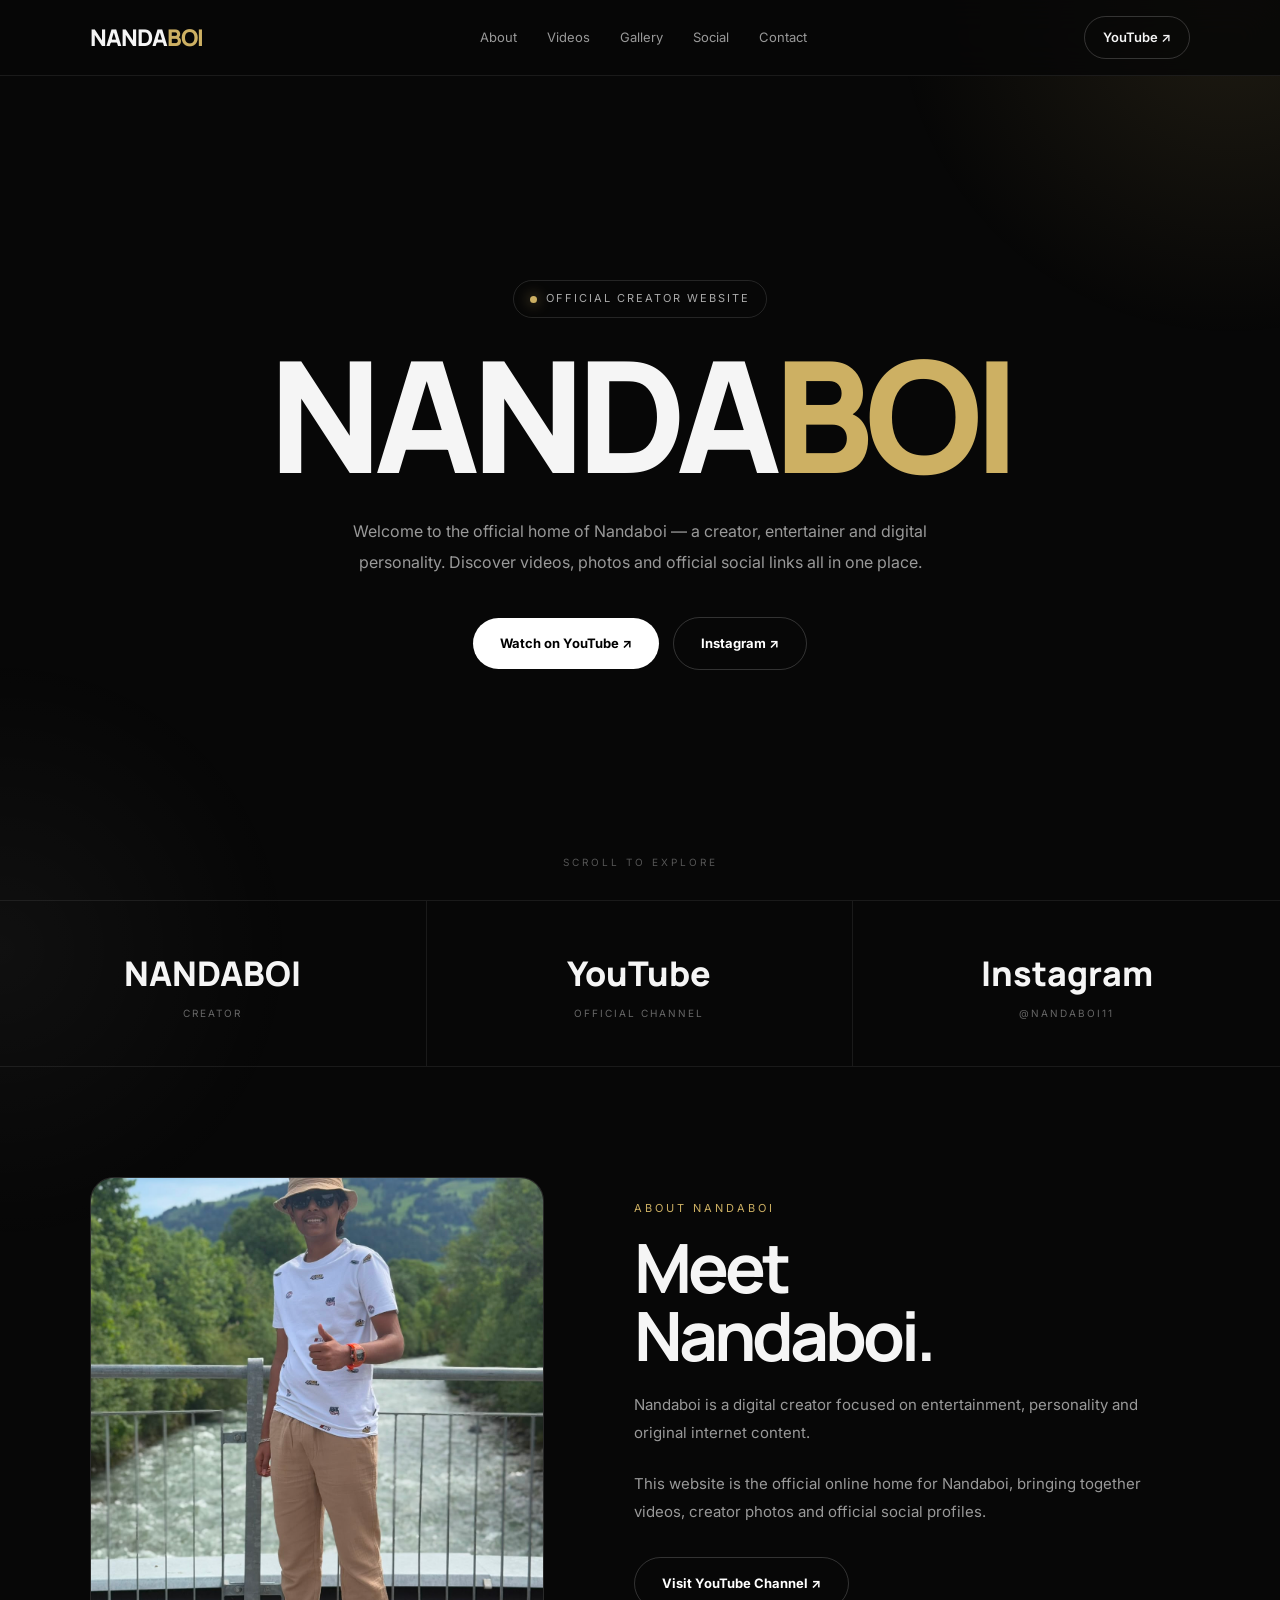
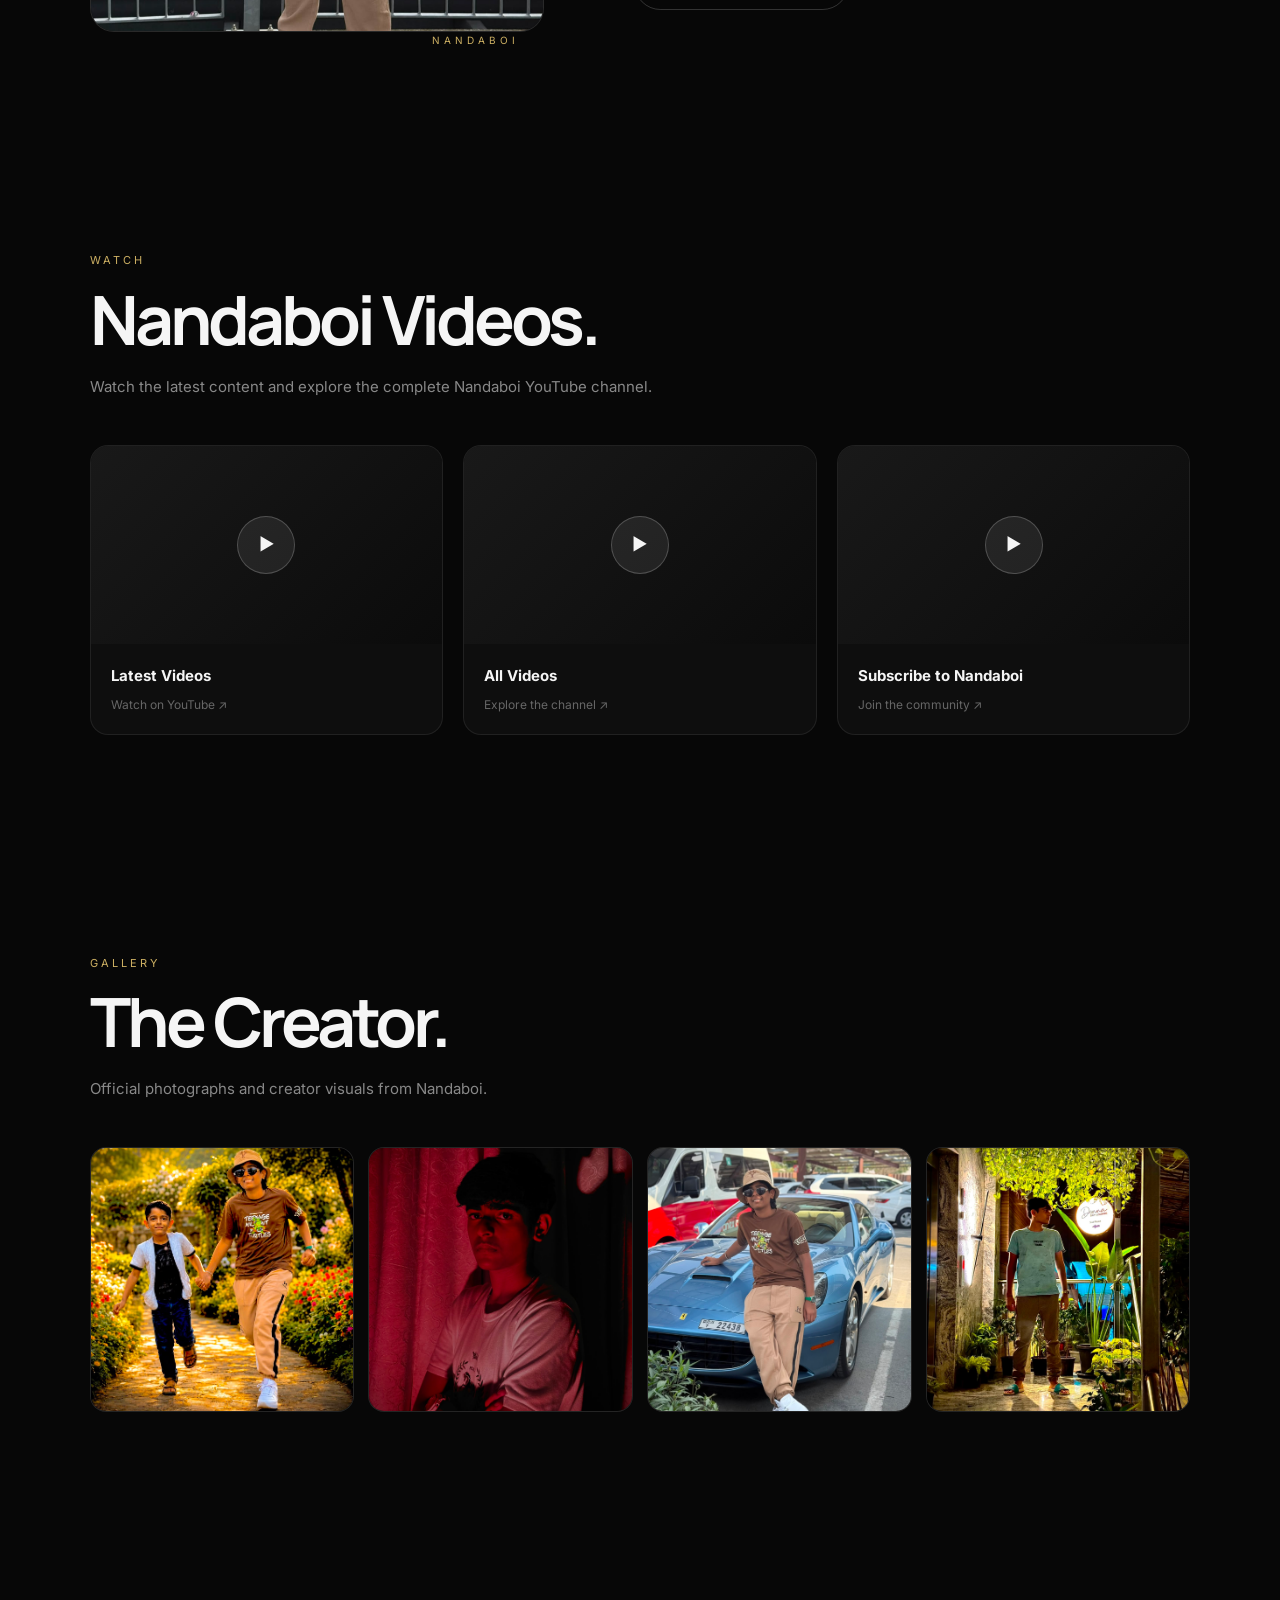
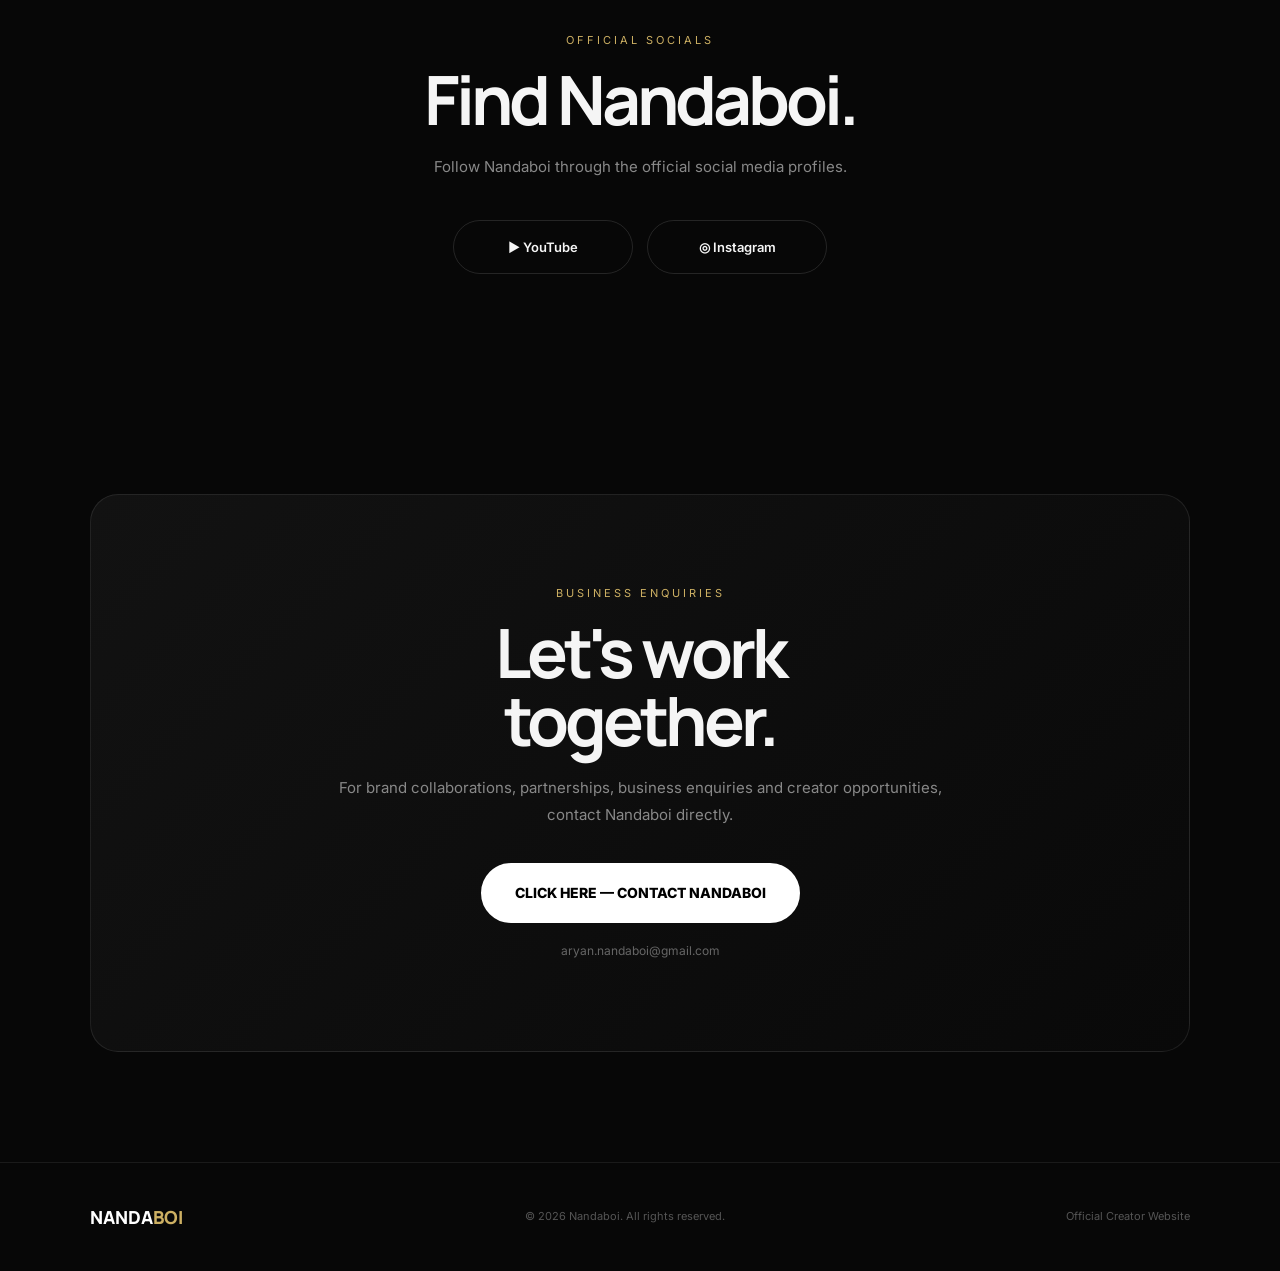
<file: index.html>
<!DOCTYPE html>
<html lang="en">
<head>

    <meta charset="UTF-8">

    <meta name="viewport"
          content="width=device-width, initial-scale=1.0">

    <title>Nandaboi | Official Creator Website</title>

    <meta name="description"
          content="Official website of Nandaboi — YouTube creator, entertainer and digital personality. Watch videos, explore photos and follow Nandaboi on YouTube and Instagram.">

    <meta name="author" content="Nandaboi">

    <meta name="robots" content="index, follow">

    <meta name="theme-color" content="#080808">


    <!-- =========================
         SOCIAL MEDIA PREVIEW
    ========================== -->

    <meta property="og:title"
          content="Nandaboi | Official Creator Website">

    <meta property="og:description"
          content="Official home of Nandaboi — creator, entertainer and YouTuber.">

    <meta property="og:type"
          content="website">

    <meta property="og:image"
          content="nandaboi.jpg">


    <!-- =========================
         CREATOR STRUCTURED DATA
    ========================== -->

    <script type="application/ld+json">
    {
        "@context": "https://schema.org",
        "@type": "Person",
        "name": "Nandaboi",
        "alternateName": "Nanda Boi",
        "description": "Nandaboi is a YouTube creator, entertainer and digital personality.",
        "image": "nandaboi.jpg",
        "jobTitle": "Content Creator",
        "sameAs": [
            "https://www.youtube.com/@nandaboi",
            "https://www.instagram.com/nandaboi11"
        ]
    }
    </script>


    <!-- =========================
         FONTS
    ========================== -->

    <link rel="preconnect"
          href="https://fonts.googleapis.com">

    <link rel="preconnect"
          href="https://fonts.gstatic.com"
          crossorigin>

    <link href="https://fonts.googleapis.com/css2?family=Inter:wght@400;500;600;700;800&family=Manrope:wght@500;600;700;800&display=swap"
          rel="stylesheet">


    <!-- =========================
         CSS
    ========================== -->

    <style>

        * {
            margin: 0;
            padding: 0;
            box-sizing: border-box;
        }


        html {
            scroll-behavior: smooth;
        }


        body {
            font-family: "Inter", sans-serif;
            background: #070707;
            color: #f5f5f5;
            line-height: 1.6;
            overflow-x: hidden;
        }


        body::before {
            content: "";
            position: fixed;
            width: 700px;
            height: 700px;
            top: -350px;
            right: -300px;

            background:
                radial-gradient(
                    circle,
                    rgba(205, 176, 99, 0.12),
                    transparent 68%
                );

            pointer-events: none;
            z-index: -1;
        }


        body::after {
            content: "";
            position: fixed;
            width: 600px;
            height: 600px;
            bottom: -350px;
            left: -300px;

            background:
                radial-gradient(
                    circle,
                    rgba(255, 255, 255, 0.04),
                    transparent 70%
                );

            pointer-events: none;
            z-index: -1;
        }


        a {
            color: inherit;
            text-decoration: none;
        }


        img {
            max-width: 100%;
            display: block;
        }


        /* =========================
           NAVBAR
        ========================== */

        nav {
            position: fixed;
            top: 0;
            left: 0;
            width: 100%;
            height: 76px;

            display: flex;
            align-items: center;
            justify-content: space-between;

            padding: 0 7%;

            background: rgba(7, 7, 7, 0.82);
            backdrop-filter: blur(18px);
            -webkit-backdrop-filter: blur(18px);

            border-bottom:
                1px solid rgba(255, 255, 255, 0.08);

            z-index: 999;
        }


        .logo {
            font-family: "Manrope", sans-serif;
            font-size: 23px;
            font-weight: 800;
            letter-spacing: -1px;
        }


        .gold {
            color: #cdb063;
        }


        .nav-links {
            display: flex;
            align-items: center;
            gap: 30px;
        }


        .nav-links a {
            color: #999;
            font-size: 13px;
            transition: 0.3s;
        }


        .nav-links a:hover {
            color: #fff;
        }


        .nav-cta {
            padding: 10px 18px;

            border:
                1px solid rgba(255, 255, 255, 0.18);

            border-radius: 30px;

            font-size: 13px;
            font-weight: 600;

            transition: 0.3s;
        }


        .nav-cta:hover {
            background: #fff;
            color: #000;
        }


        /* =========================
           HERO
        ========================== */

        .hero {
            min-height: 100vh;

            display: flex;
            align-items: center;
            justify-content: center;

            text-align: center;

            padding:
                150px 7% 100px;

            position: relative;
        }


        .hero-content {
            max-width: 1000px;
        }


        .badge {
            display: inline-flex;
            align-items: center;
            gap: 9px;

            padding: 9px 16px;

            border:
                1px solid rgba(255, 255, 255, 0.12);

            border-radius: 50px;

            color: #aaa;

            font-size: 11px;

            letter-spacing: 2px;
            text-transform: uppercase;

            margin-bottom: 30px;
        }


        .badge-dot {
            width: 7px;
            height: 7px;

            background: #cdb063;

            border-radius: 50%;

            box-shadow:
                0 0 14px rgba(205, 176, 99, 0.8);
        }


        .hero h1 {
            font-family: "Manrope", sans-serif;

            font-size:
                clamp(65px, 13vw, 155px);

            line-height: 0.86;

            letter-spacing: -8px;

            font-weight: 800;

            margin-bottom: 35px;
        }


        .hero h1 span {
            color: #cdb063;
        }


        .hero-description {
            max-width: 650px;

            margin: auto;

            color: #999;

            font-size: 16px;

            line-height: 1.9;
        }


        .hero-buttons {
            display: flex;
            justify-content: center;
            align-items: center;

            gap: 14px;

            flex-wrap: wrap;

            margin-top: 40px;
        }


        .button {
            display: inline-flex;

            align-items: center;
            justify-content: center;

            padding: 15px 27px;

            border-radius: 50px;

            font-size: 13px;
            font-weight: 700;

            transition:
                transform 0.3s ease,
                background 0.3s ease,
                color 0.3s ease,
                border-color 0.3s ease;
        }


        .button:hover {
            transform: translateY(-3px);
        }


        .button-primary {
            background: #fff;
            color: #000;
        }


        .button-primary:hover {
            background: #cdb063;
        }


        .button-outline {
            border:
                1px solid rgba(255, 255, 255, 0.18);

            color: #fff;
        }


        .button-outline:hover {
            border-color: #cdb063;
            color: #cdb063;
        }


        .scroll-text {
            position: absolute;

            bottom: 30px;
            left: 50%;

            transform: translateX(-50%);

            color: #555;

            font-size: 10px;

            letter-spacing: 3px;

            text-transform: uppercase;
        }


        /* =========================
           SECTIONS
        ========================== */

        section {
            padding: 110px 7%;
        }


        .section-label {
            color: #cdb063;

            font-size: 11px;

            letter-spacing: 3px;

            text-transform: uppercase;

            margin-bottom: 15px;
        }


        .section-title {
            font-family: "Manrope", sans-serif;

            font-size:
                clamp(38px, 6vw, 68px);

            line-height: 1;

            letter-spacing: -4px;

            margin-bottom: 20px;
        }


        .section-description {
            max-width: 620px;

            color: #888;

            font-size: 15px;

            line-height: 1.8;
        }


        /* =========================
           STATS
        ========================== */

        .stats {
            display: grid;

            grid-template-columns:
                repeat(3, 1fr);

            border-top:
                1px solid rgba(255, 255, 255, 0.08);

            border-bottom:
                1px solid rgba(255, 255, 255, 0.08);

            padding: 0;
        }


        .stat {
            padding: 45px 20px;

            text-align: center;

            border-right:
                1px solid rgba(255, 255, 255, 0.08);
        }


        .stat:last-child {
            border-right: none;
        }


        .stat-number {
            font-family: "Manrope", sans-serif;

            font-size: 34px;

            font-weight: 800;

            margin-bottom: 5px;
        }


        .stat-label {
            color: #666;

            font-size: 10px;

            letter-spacing: 2px;

            text-transform: uppercase;
        }


        /* =========================
           ABOUT
        ========================== */

        .about-grid {
            display: grid;

            grid-template-columns:
                0.9fr 1.1fr;

            gap: 90px;

            align-items: center;
        }


        .main-photo {
            width: 100%;

            aspect-ratio: 1 / 1;

            object-fit: cover;

            border-radius: 24px;

            border:
                1px solid rgba(255, 255, 255, 0.1);

            background: #111;
        }


        .photo-frame {
            position: relative;
        }


        .photo-frame::after {
            content: "NANDABOI";

            position: absolute;

            right: 25px;
            bottom: -16px;

            color: #cdb063;

            font-size: 10px;

            letter-spacing: 4px;
        }


        .about-text p {
            color: #999;

            font-size: 15px;

            line-height: 1.9;

            margin-top: 22px;
        }


        /* =========================
           VIDEOS
        ========================== */

        .video-grid {
            display: grid;

            grid-template-columns:
                repeat(3, 1fr);

            gap: 20px;

            margin-top: 45px;
        }


        .video-card {
            background: #0e0e0e;

            border:
                1px solid rgba(255, 255, 255, 0.08);

            border-radius: 18px;

            overflow: hidden;

            transition: 0.35s;
        }


        .video-card:hover {
            transform: translateY(-7px);

            border-color:
                rgba(205, 176, 99, 0.5);
        }


        .video-image {
            aspect-ratio: 16 / 9;

            background:
                linear-gradient(
                    135deg,
                    #191919,
                    #0b0b0b
                );

            display: flex;

            align-items: center;
            justify-content: center;
        }


        .play-circle {
            width: 58px;
            height: 58px;

            border-radius: 50%;

            border:
                1px solid rgba(255, 255, 255, 0.2);

            background:
                rgba(255, 255, 255, 0.08);

            display: flex;

            align-items: center;
            justify-content: center;

            font-size: 17px;

            transition: 0.3s;
        }


        .video-card:hover .play-circle {
            background: #fff;
            color: #000;
        }


        .video-info {
            padding: 20px;
        }


        .video-info h3 {
            font-size: 15px;

            margin-bottom: 7px;
        }


        .video-info p {
            color: #666;

            font-size: 12px;
        }


        /* =========================
           GALLERY
        ========================== */

        .gallery {
            display: grid;

            grid-template-columns:
                repeat(4, 1fr);

            gap: 14px;

            margin-top: 45px;
        }


        .gallery-item {
            overflow: hidden;

            border-radius: 16px;

            background: #111;

            border:
                1px solid rgba(255, 255, 255, 0.08);
        }


        .gallery-item img {
            width: 100%;

            aspect-ratio: 1 / 1;

            object-fit: cover;

            transition: 0.5s;
        }


        .gallery-item:hover img {
            transform: scale(1.06);
        }


        /* =========================
           SOCIAL
        ========================== */

        .social-section {
            text-align: center;
        }


        .social-section .section-description {
            margin: auto;
        }


        .social-buttons {
            display: flex;

            justify-content: center;

            align-items: center;

            flex-wrap: wrap;

            gap: 14px;

            margin-top: 40px;
        }


        .social-button {
            min-width: 180px;

            padding: 16px 25px;

            border:
                1px solid rgba(255, 255, 255, 0.12);

            border-radius: 50px;

            font-size: 13px;

            font-weight: 600;

            transition: 0.3s;
        }


        .social-button:hover {
            background: #fff;
            color: #000;

            transform: translateY(-3px);
        }


        /* =========================
           CONTACT
        ========================== */

        .contact-box {
            text-align: center;

            padding: 90px 30px;

            border-radius: 28px;

            border:
                1px solid rgba(255, 255, 255, 0.09);

            background:
                linear-gradient(
                    135deg,
                    #121212,
                    #090909
                );
        }


        .contact-box .section-description {
            margin: auto;
        }


        .contact-button-wrapper {
            margin-top: 35px;
        }


        /*
        =====================================
        CONTACT BUTTON
        =====================================
        */

        .contact-button {
            display: inline-flex;

            align-items: center;
            justify-content: center;

            padding: 17px 32px;

            background: #ffffff;

            color: #000000;

            border-radius: 50px;

            font-size: 14px;

            font-weight: 800;

            text-decoration: none;

            border: 2px solid #ffffff;

            cursor: pointer;

            transition: 0.3s ease;
        }


        .contact-button:hover {
            background: #cdb063;

            border-color: #cdb063;

            transform: translateY(-3px);

            box-shadow:
                0 15px 35px rgba(0, 0, 0, 0.35);
        }


        .email-text {
            margin-top: 18px;

            color: #666;

            font-size: 12px;
        }


        /* =========================
           FOOTER
        ========================== */

        footer {
            padding: 40px 7%;

            border-top:
                1px solid rgba(255, 255, 255, 0.08);

            display: flex;

            justify-content: space-between;

            align-items: center;

            gap: 20px;

            color: #555;

            font-size: 11px;
        }


        .footer-logo {
            color: #fff;

            font-family: "Manrope", sans-serif;

            font-size: 18px;

            font-weight: 800;
        }


        /* =========================
           MOBILE
        ========================== */

        @media (max-width: 850px) {

            nav {
                padding: 0 6%;
            }


            .nav-links {
                display: none;
            }


            .hero {
                padding:
                    140px 6% 100px;
            }


            .hero h1 {
                letter-spacing: -5px;
            }


            section {
                padding: 85px 6%;
            }


            .about-grid {
                grid-template-columns: 1fr;

                gap: 50px;
            }


            .video-grid {
                grid-template-columns: 1fr;
            }


            .gallery {
                grid-template-columns:
                    repeat(2, 1fr);
            }


            .stats {
                grid-template-columns: 1fr;
            }


            .stat {
                border-right: none;

                border-bottom:
                    1px solid rgba(255, 255, 255, 0.08);
            }


            .stat:last-child {
                border-bottom: none;
            }


            footer {
                flex-direction: column;

                text-align: center;
            }

        }


        @media (max-width: 480px) {

            .hero h1 {
                font-size: 65px;

                letter-spacing: -4px;
            }


            .section-title {
                letter-spacing: -2px;
            }


            .gallery {
                gap: 10px;
            }


            .button,
            .social-button,
            .contact-button {
                width: 100%;
            }


            .hero-buttons {
                width: 100%;
            }

        }

    </style>

</head>


<body>


<!-- =========================================
     NAVIGATION
========================================== -->

<nav>

    <a href="#home" class="logo">
        NANDA<span class="gold">BOI</span>
    </a>


    <div class="nav-links">

        <a href="#about">About</a>

        <a href="#videos">Videos</a>

        <a href="#gallery">Gallery</a>

        <a href="#social">Social</a>

        <a href="#contact">Contact</a>

    </div>


    <a
        href="https://www.youtube.com/@nandaboi"
        target="_blank"
        rel="noopener noreferrer"
        class="nav-cta">

        YouTube ↗

    </a>

</nav>



<!-- =========================================
     HERO
========================================== -->

<header class="hero" id="home">

    <div class="hero-content">

        <div class="badge">

            <span class="badge-dot"></span>

            Official Creator Website

        </div>


        <h1>

            NANDA<span>BOI</span>

        </h1>


        <p class="hero-description">

            Welcome to the official home of Nandaboi —
            a creator, entertainer and digital personality.
            Discover videos, photos and official social links
            all in one place.

        </p>


        <div class="hero-buttons">

            <a
                href="https://www.youtube.com/@nandaboi"
                target="_blank"
                rel="noopener noreferrer"
                class="button button-primary">

                Watch on YouTube ↗

            </a>


            <a
                href="https://www.instagram.com/nandaboi11"
                target="_blank"
                rel="noopener noreferrer"
                class="button button-outline">

                Instagram ↗

            </a>

        </div>

    </div>


    <div class="scroll-text">

        Scroll to explore

    </div>

</header>



<!-- =========================================
     CREATOR STATS
========================================== -->

<section class="stats">

    <div class="stat">

        <div class="stat-number">
            NANDABOI
        </div>

        <div class="stat-label">
            Creator
        </div>

    </div>


    <div class="stat">

        <div class="stat-number">
            YouTube
        </div>

        <div class="stat-label">
            Official Channel
        </div>

    </div>


    <div class="stat">

        <div class="stat-number">
            Instagram
        </div>

        <div class="stat-label">
            @nandaboi11
        </div>

    </div>

</section>



<!-- =========================================
     ABOUT
========================================== -->

<section id="about">

    <div class="about-grid">


        <div class="photo-frame">

            <!--
            MAIN PROFILE PHOTO

            Upload your best photo to GitHub
            and name it:

            nandaboi.jpg
            -->

            <img
                src="nandaboi.jpg"
                alt="Nandaboi official creator portrait"
                class="main-photo">

        </div>


        <div class="about-text">

            <div class="section-label">
                About Nandaboi
            </div>


            <h2 class="section-title">

                Meet<br>
                Nandaboi.

            </h2>


            <p>

                Nandaboi is a digital creator focused on
                entertainment, personality and original
                internet content.

            </p>


            <p>

                This website is the official online home
                for Nandaboi, bringing together videos,
                creator photos and official social profiles.

            </p>


            <div style="margin-top:30px;">

                <a
                    href="https://www.youtube.com/@nandaboi"
                    target="_blank"
                    rel="noopener noreferrer"
                    class="button button-outline">

                    Visit YouTube Channel ↗

                </a>

            </div>

        </div>

    </div>

</section>



<!-- =========================================
     VIDEOS
========================================== -->

<section id="videos">

    <div class="section-label">
        Watch
    </div>


    <h2 class="section-title">
        Nandaboi Videos.
    </h2>


    <p class="section-description">

        Watch the latest content and explore the
        complete Nandaboi YouTube channel.

    </p>


    <div class="video-grid">


        <a
            href="https://www.youtube.com/@nandaboi"
            target="_blank"
            rel="noopener noreferrer"
            class="video-card">

            <div class="video-image">

                <div class="play-circle">
                    ▶
                </div>

            </div>


            <div class="video-info">

                <h3>
                    Latest Videos
                </h3>

                <p>
                    Watch on YouTube ↗
                </p>

            </div>

        </a>



        <a
            href="https://www.youtube.com/@nandaboi/videos"
            target="_blank"
            rel="noopener noreferrer"
            class="video-card">

            <div class="video-image">

                <div class="play-circle">
                    ▶
                </div>

            </div>


            <div class="video-info">

                <h3>
                    All Videos
                </h3>

                <p>
                    Explore the channel ↗
                </p>

            </div>

        </a>



        <a
            href="https://www.youtube.com/@nandaboi"
            target="_blank"
            rel="noopener noreferrer"
            class="video-card">

            <div class="video-image">

                <div class="play-circle">
                    ▶
                </div>

            </div>


            <div class="video-info">

                <h3>
                    Subscribe to Nandaboi
                </h3>

                <p>
                    Join the community ↗
                </p>

            </div>

        </a>


    </div>

</section>



<!-- =========================================
     PHOTO GALLERY
========================================== -->

<section id="gallery">

    <div class="section-label">
        Gallery
    </div>


    <h2 class="section-title">
        The Creator.
    </h2>


    <p class="section-description">

        Official photographs and creator visuals
        from Nandaboi.

    </p>


    <div class="gallery">


        <!-- PHOTO 1 -->

        <div class="gallery-item">

            <img
                src="photo1.jpg"
                alt="Nandaboi official photo 1"
                loading="lazy">

        </div>


        <!-- PHOTO 2 -->

        <div class="gallery-item">

            <img
                src="photo2.jpg"
                alt="Nandaboi official photo 2"
                loading="lazy">

        </div>


        <!-- PHOTO 3 -->

        <div class="gallery-item">

            <img
                src="photo3.jpg"
                alt="Nandaboi official photo 3"
                loading="lazy">

        </div>


        <!-- PHOTO 4 -->

        <div class="gallery-item">

            <img
                src="photo4.jpg"
                alt="Nandaboi official photo 4"
                loading="lazy">

        </div>


    </div>

</section>



<!-- =========================================
     SOCIAL MEDIA
========================================== -->

<section id="social" class="social-section">

    <div class="section-label">
        Official Socials
    </div>


    <h2 class="section-title">
        Find Nandaboi.
    </h2>


    <p class="section-description">

        Follow Nandaboi through the official
        social media profiles.

    </p>


    <div class="social-buttons">


        <a
            href="https://www.youtube.com/@nandaboi"
            target="_blank"
            rel="noopener noreferrer"
            class="social-button">

            ▶ YouTube

        </a>


        <a
            href="https://www.instagram.com/nandaboi11"
            target="_blank"
            rel="noopener noreferrer"
            class="social-button">

            ◎ Instagram

        </a>


    </div>

</section>



<!-- =========================================
     BUSINESS / CONTACT
========================================== -->

<section id="contact">

    <div class="contact-box">


        <div class="section-label">
            Business Enquiries
        </div>


        <h2 class="section-title">

            Let's work<br>
            together.

        </h2>


        <p class="section-description">

            For brand collaborations, partnerships,
            business enquiries and creator opportunities,
            contact Nandaboi directly.

        </p>


        <!-- =====================================
             THIS BUTTON IS VISIBLE
             AND OPENS EMAIL
        ====================================== -->

        <div class="contact-button-wrapper">

            <a
                href="mailto:aryan.nandaboi@gmail.com?subject=Business%20Enquiry%20for%20Nandaboi"
                class="contact-button">

                CLICK HERE — CONTACT NANDABOI

            </a>

        </div>


        <p class="email-text">

            aryan.nandaboi@gmail.com

        </p>


    </div>

</section>



<!-- =========================================
     FOOTER
========================================== -->

<footer>


    <div class="footer-logo">

        NANDA<span class="gold">BOI</span>

    </div>


    <div>

        © 2026 Nandaboi. All rights reserved.

    </div>


    <div>

        Official Creator Website

    </div>


</footer>


</body>
</html>
</file>
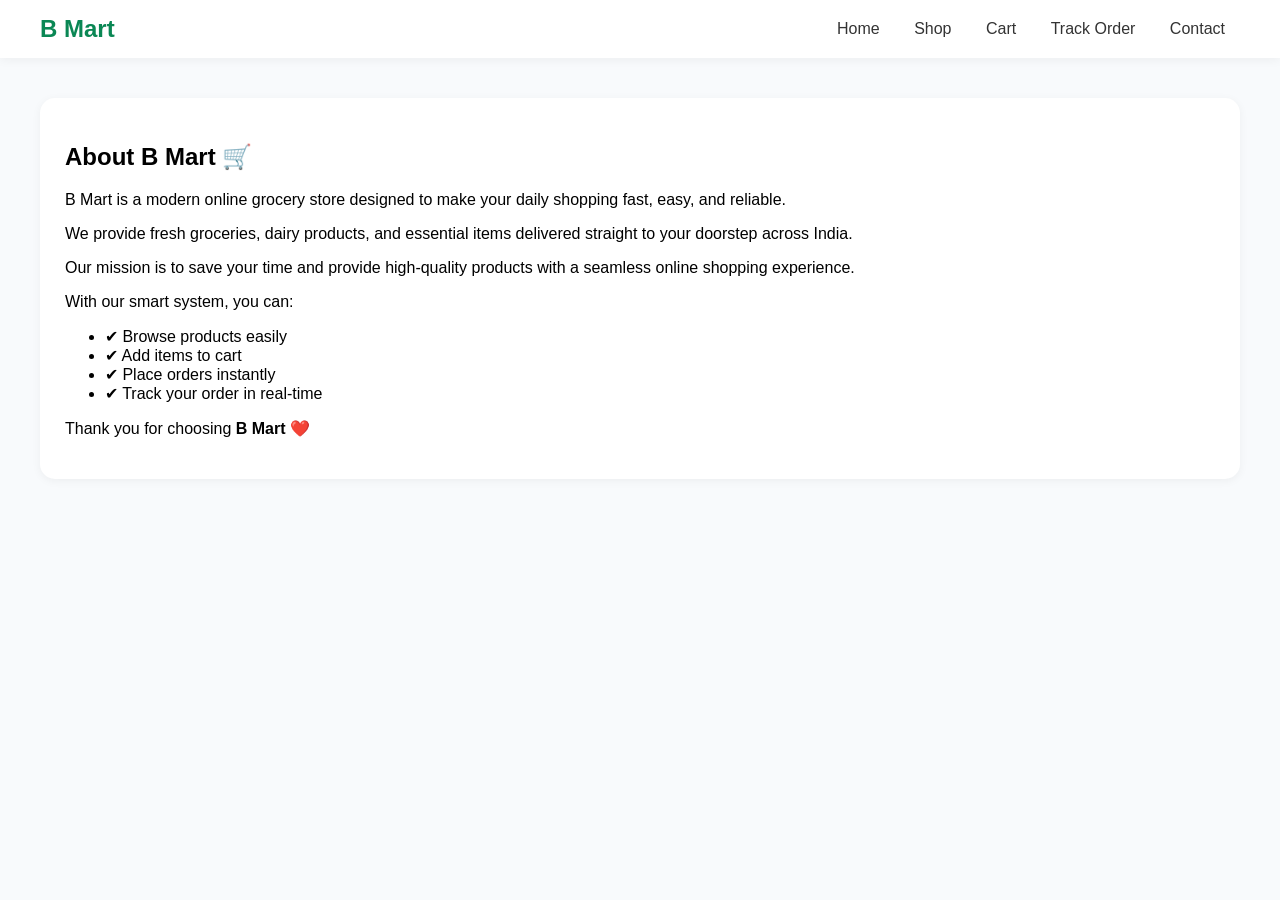
<file: about.html>
<!DOCTYPE html>
<html>
<head>
<title>About - B Mart</title>
<link rel="stylesheet" href="style.css">
</head>

<body>

<header>
<div class="logo">B Mart</div>
<nav>
<a href="index.html">Home</a>
<a href="shop.html">Shop</a>
<a href="cart.html">Cart</a>
<a href="track.html">Track Order</a>
<a href="contact.html">Contact</a>
</nav>
</header>

<div class="container">
<div class="card">

<h2>About B Mart 🛒</h2>

<p>
B Mart is a modern online grocery store designed to make your daily shopping fast, easy, and reliable.
</p>

<p>
We provide fresh groceries, dairy products, and essential items delivered straight to your doorstep across India.
</p>

<p>
Our mission is to save your time and provide high-quality products with a seamless online shopping experience.
</p>

<p>
With our smart system, you can:
</p>

<ul>
<li>✔ Browse products easily</li>
<li>✔ Add items to cart</li>
<li>✔ Place orders instantly</li>
<li>✔ Track your order in real-time</li>
</ul>

<p>
Thank you for choosing <b>B Mart</b> ❤️
</p>

</div>
</div>

</body>
</html>
</file>
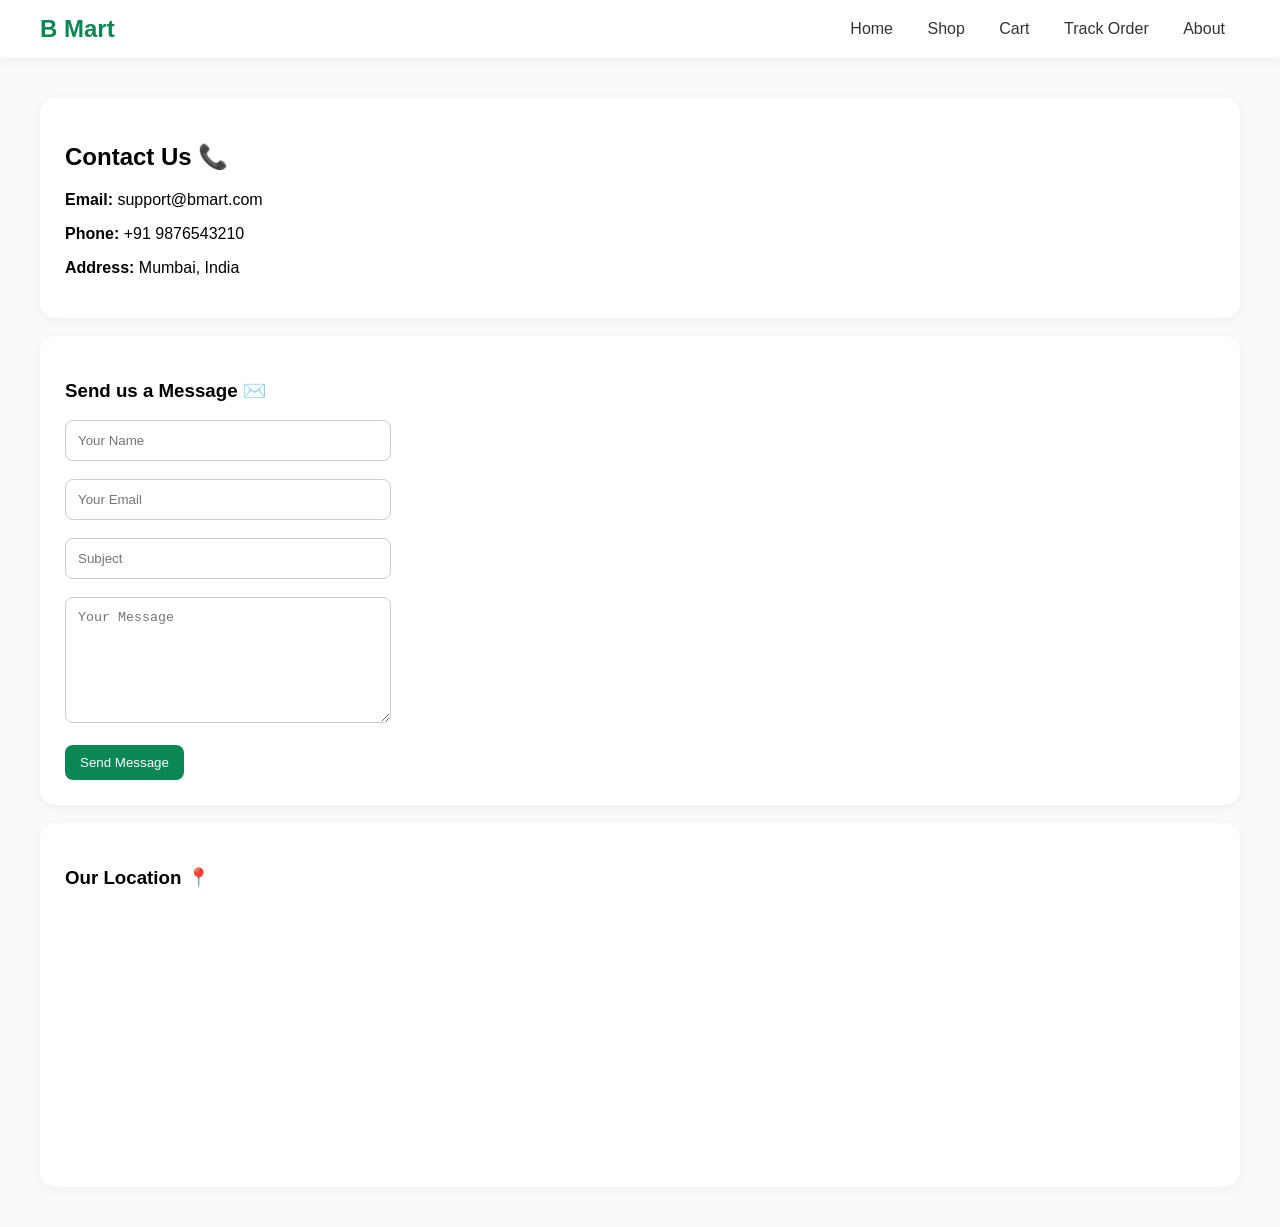
<file: contact.html>
<!DOCTYPE html>
<html>
<head>
<title>Contact - B Mart</title>
<link rel="stylesheet" href="style.css">
</head>

<body>

<header>
<div class="logo">B Mart</div>
<nav>
<a href="index.html">Home</a>
<a href="shop.html">Shop</a>
<a href="cart.html">Cart</a>
<a href="track.html">Track Order</a>
<a href="about.html">About</a>
</nav>
</header>

<div class="container">

<div class="card">
<h2>Contact Us 📞</h2>

<p><b>Email:</b> support@bmart.com</p>
<p><b>Phone:</b> +91 9876543210</p>
<p><b>Address:</b> Mumbai, India</p>
</div>

<br>

<div class="card">
<h3>Send us a Message ✉️</h3>

<input placeholder="Your Name"><br><br>
<input placeholder="Your Email"><br><br>
<input placeholder="Subject"><br><br>
<textarea placeholder="Your Message" style="width:100%; height:100px;"></textarea><br><br>

<button onclick="alert('Message sent ✅')">Send Message</button>

</div>

<br>

<div class="card">
<h3>Our Location 📍</h3>

<iframe 
src="https://www.google.com/maps?q=Mumbai&output=embed" 
width="100%" 
height="250" 
style="border:0; border-radius:10px;">
</iframe>

</div>

</div>

</body>
</html>
</file>
<file: style.css>
body{
    margin:0;
    font-family:'Segoe UI',sans-serif;
    background:#f8fafc;
}

/* HEADER */
header{
    background:white;
    padding:15px 40px;
    display:flex;
    justify-content:space-between;
    align-items:center;
    box-shadow:0 2px 10px rgba(0,0,0,0.05);
    position:sticky;
    top:0;
    z-index:100;
}

.logo{
    font-size:24px;
    font-weight:bold;
    color:#0a8754;
}

nav a{
    margin:0 15px;
    text-decoration:none;
    color:#333;
    font-weight:500;
    transition:0.3s;
}

nav a:hover{
    color:#0a8754;
}

/* HERO */
.hero{
    background:linear-gradient(to right,#0a8754,#34d399);
    color:white;
    padding:70px 20px;
    text-align:center;
}

.hero h1{
    font-size:42px;
    margin-bottom:10px;
}

/* CONTAINER */
.container{
    padding:40px;
}

/* GRID */
.grid{
    display:grid;
    grid-template-columns:repeat(auto-fit,minmax(220px,1fr));
    gap:25px;
}

/* PRODUCT CARD */
.product{
    background:white;
    padding:15px;
    border-radius:15px;
    text-align:center;
    box-shadow:0 4px 15px rgba(0,0,0,0.05);
    transition:0.3s;
}

.product:hover{
    transform:translateY(-5px);
}

.product img{
    width:100%;
    height:150px;
    object-fit:cover;
    border-radius:10px;
}

/* BUTTON */
button{
    background:#0a8754;
    color:white;
    border:none;
    padding:10px 15px;
    border-radius:8px;
    cursor:pointer;
    transition:0.3s;
}

button:hover{
    background:#086f45;
}

/* CARD */
.card{
    background:white;
    padding:25px;
    border-radius:15px;
    box-shadow:0 2px 10px rgba(0,0,0,0.05);
}

/* INPUT */
input, textarea{
    padding:12px;
    width:100%;
    max-width:300px;
    border-radius:8px;
    border:1px solid #ccc;
    outline:none;
}

input:focus, textarea:focus{
    border-color:#0a8754;
}

/* FOOTER */
footer{
    background:#0a8754;
    color:white;
    text-align:center;
    padding:15px;
    margin-top:30px;
}

/* MOBILE */
@media(max-width:768px){
    header{
        flex-direction:column;
    }

    nav{
        margin-top:10px;
    }

    .container{
        padding:20px;
    }
}
</file>
